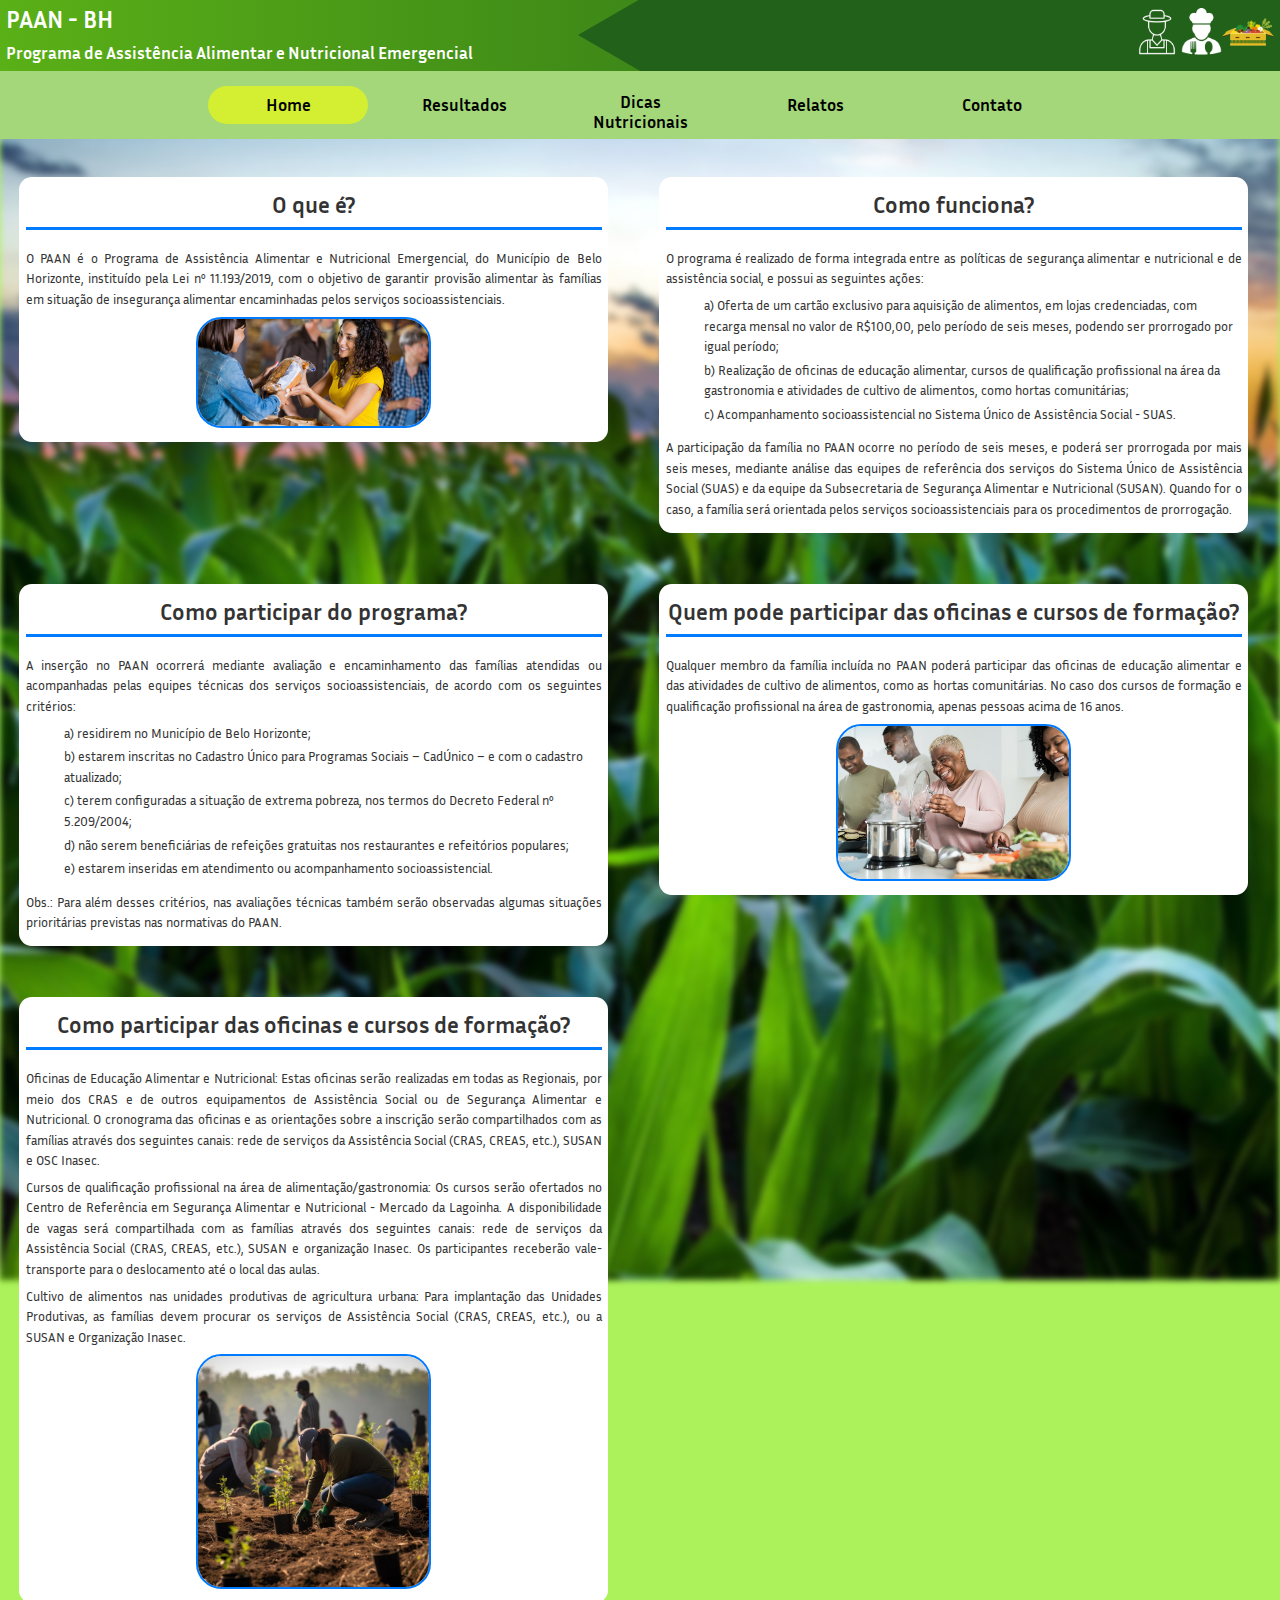
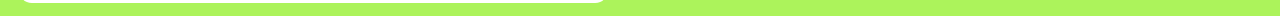
<file: index.html>
<!DOCTYPE html>
<html lang="pt-BR">
<head>
    <meta charset="UTF-8">
    <meta name="viewport" content="width=device-width, initial-scale=1.0">
    <title>Programa de Assistência Alimentar e Nutricional Emergencial</title>
    <link rel="stylesheet" href="css/style.css">
    <link rel="stylesheet" media="screen and (max-width: 768px)" href="css/mobile.css">
    <script src="js/navbarControl.js"></script>
    <style>
        body::before {
            background-image: url('img/sunlight-landscape-grass-sky-plants-field-844946-wallhere.com.jpg');
        }
    </style>
</head>
    <body>
        <header>
            <div class="title-container">
                <div class="title-rectangle title-rectangle1">
                    <h1>PAAN - BH</h1>
                    <h2>Programa de Assistência Alimentar e Nutricional Emergencial</h2>
                </div>
                <div class="title-triangle"></div>
                <div class="title-rectangle title-rectangle2">
                    <div class="logo-container">
                        <img class="farmer-logo" src="img/Farmer Logo.png">
                        <img class="chef-logo" src="img/Chef logo.png">
                        <img class="vegetables-logo" src="img/Vegetables logo.png">
                    </div>
                </div>  
            </div>
                
            <nav>
                <div class="button-container">
                    <button class="btn" style="background-color: #D4EF31;">Home</button>
                    <button class="btn" onclick="window.location.href='resultados.html'">Resultados</button>
                    <button onclick="window.location.href='dicas-nutricionais.html'" class="btn">Dicas Nutricionais</button>
                    <button class="btn" onclick="window.location.href='relatos.html'">Relatos</button>
                    <button class="btn" onclick="window.location.href='contato.html'">Contato</button>
                </div>
            </nav>

        </header>
        <div class="text-container">
            <div class="texts">
                <div class="text">
                    <h2>O que é?</h2>
                    <p>O PAAN é o Programa de Assistência Alimentar e Nutricional Emergencial, 
                                do Município de Belo Horizonte, instituído pela Lei nº 11.193/2019, com o objetivo de garantir provisão alimentar às famílias em situação de insegurança alimentar encaminhadas pelos serviços socioassistenciais.</p>
                    <img src="img/pessoa-ajuda.jpg">
                </div>
                <div class="text">
                    <h2>Como funciona?</h2>
                    <p>O programa é realizado de forma integrada entre as políticas de segurança alimentar e nutricional e de assistência social, e possui as seguintes ações:</p>
                    <ul>
                        <li>Oferta de um cartão exclusivo para aquisição de alimentos, em lojas credenciadas, com recarga mensal no valor de R$100,00, pelo período de seis meses, podendo ser prorrogado por igual período;</li>
                        <li>Realização de oficinas de educação alimentar, cursos de qualificação profissional na área da gastronomia e atividades de cultivo de alimentos, como hortas comunitárias;</li>
                        <li>Acompanhamento socioassistencial no Sistema Único de Assistência Social - SUAS.</li>
                    </ul>
                    <p>A participação da família no PAAN ocorre no período de seis meses,
                        e poderá ser prorrogada por mais seis meses, mediante análise das equipes de referência dos serviços do Sistema Único de Assistência Social (SUAS) e
                        da equipe da Subsecretaria de Segurança Alimentar e Nutricional (SUSAN). Quando for o caso, a família será orientada pelos serviços socioassistenciais para os procedimentos de prorrogação.</p>
                </div>
                <div class="text">
                    <h2>Como participar do programa?</h2>
                    <p>A inserção no PAAN ocorrerá mediante avaliação e encaminhamento das famílias atendidas ou acompanhadas pelas equipes técnicas dos serviços socioassistenciais, de acordo com os seguintes critérios:</p>
                    <ul>
                        <li>residirem no Município de Belo Horizonte;</li>
                        <li>estarem inscritas no Cadastro Único para Programas Sociais – CadÚnico – e com o cadastro atualizado;</li>
                        <li>terem configuradas a situação de extrema pobreza, nos termos do Decreto Federal nº 5.209/2004;</li>
                        <li>não serem beneficiárias de refeições gratuitas nos restaurantes e refeitórios populares;</li>
                        <li>estarem inseridas em atendimento ou acompanhamento socioassistencial.</li>
                    </ul>
                    <p>Obs.: Para além desses critérios, nas avaliações técnicas também serão observadas algumas situações prioritárias previstas nas normativas do PAAN.</p>
                </div>
                <div class="text">
                    <h2>Quem pode participar das oficinas e cursos de formação?</h2>
                    <p>Qualquer membro da família incluída no PAAN poderá participar das oficinas de educação alimentar e das atividades de cultivo de alimentos, como as hortas comunitárias.
                        No caso dos cursos de formação e qualificação profissional na área de gastronomia, apenas pessoas acima de 16 anos.</p>
                    <img src="img/pessoas-cozinhando.jpg">
                </div>

                <div class="text">
                    <h2>Como participar das oficinas e cursos de formação?</h2>
                    <p>Oficinas de Educação Alimentar e Nutricional:

                        Estas oficinas serão realizadas em todas as Regionais, por meio dos CRAS e de outros equipamentos de Assistência Social ou de Segurança Alimentar e Nutricional. O cronograma das oficinas e as orientações sobre a inscrição serão compartilhados com as famílias através dos seguintes canais: rede de serviços da Assistência Social (CRAS, CREAS, etc.), SUSAN e OSC Inasec.
                    </p>
                    <p>
                        Cursos de qualificação profissional na área de alimentação/gastronomia:
                                
                        Os cursos serão ofertados no Centro de Referência em Segurança Alimentar e Nutricional - Mercado da Lagoinha. A disponibilidade de vagas será compartilhada com as famílias através dos seguintes canais: rede de serviços da Assistência Social (CRAS, CREAS, etc.), SUSAN e organização Inasec. Os participantes receberão vale-transporte para o deslocamento até o local das aulas.
                    </p>
                    <p>
                        Cultivo de alimentos nas unidades produtivas de agricultura urbana:
                                
                        Para implantação das Unidades Produtivas, as famílias devem procurar os serviços de Assistência Social (CRAS, CREAS, etc.), ou a SUSAN e Organização Inasec.
                    </p>
                        <img src="img/pessoas-plantando.avif">
                </div>
            </div>
        </div>
    </body>
</html>
</file>
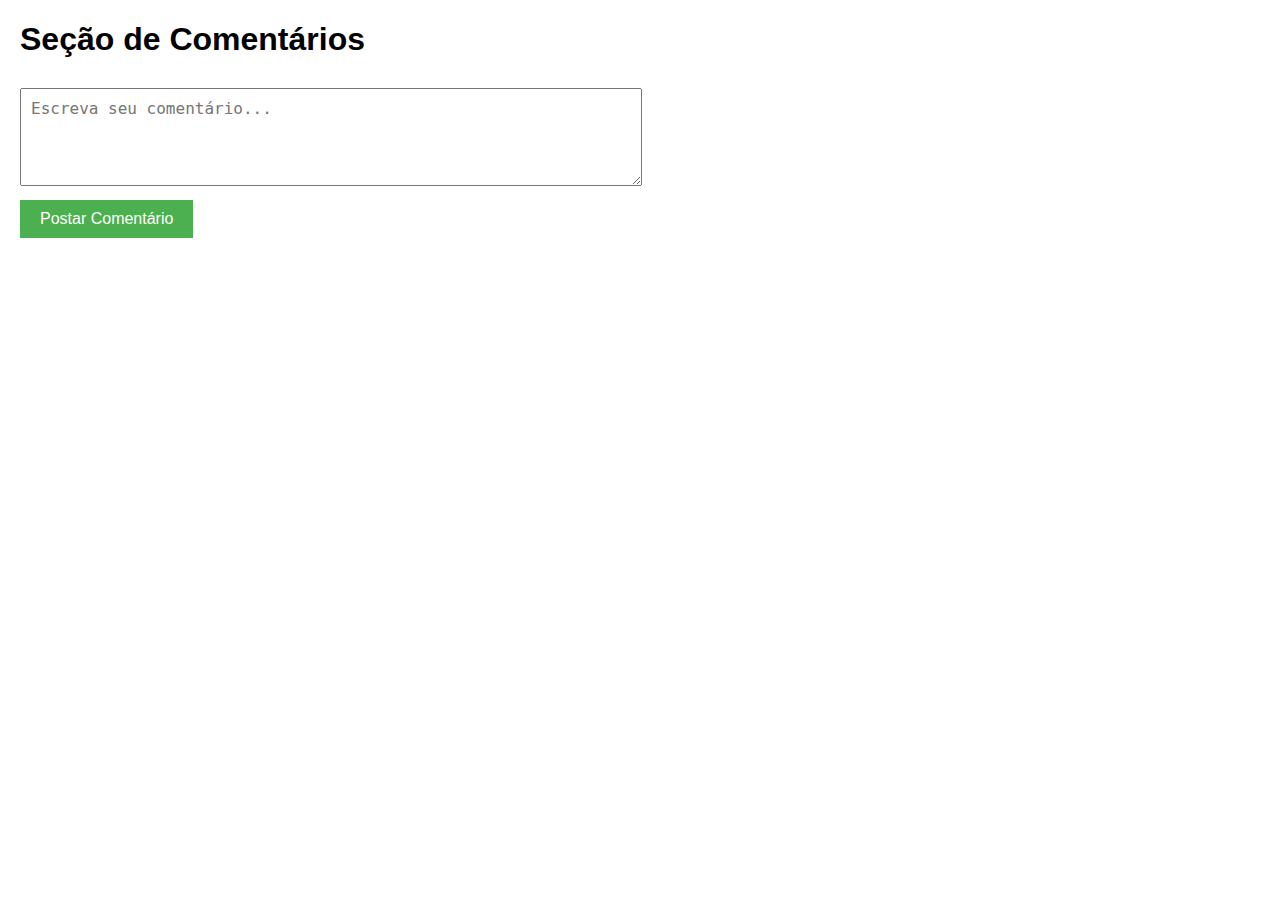
<file: comments.html>
<!DOCTYPE html>
<html lang="pt-BR">
<head>
    <meta charset="UTF-8">
    <meta name="viewport" content="width=device-width, initial-scale=1.0">
    <title>Seção de Comentários</title>
    <style>
        body {
            font-family: Arial, sans-serif;
            margin: 20px;
        }
        .comment-section {
            margin-top: 30px;
            width: 100%;
            max-width: 600px;
        }
        .comment-form textarea {
            width: 100%;
            padding: 10px;
            font-size: 16px;
            margin-bottom: 10px;
        }
        .comment-form button {
            padding: 10px 20px;
            font-size: 16px;
            background-color: #4CAF50;
            color: white;
            border: none;
            cursor: pointer;
        }
        .comment-form button:hover {
            background-color: #45a049;
        }
        .comments {
            margin-top: 20px;
        }
        .comment {
            text-align: left;
            border: 1px solid #ddd;
            margin-bottom: 10px;
            border-radius: 5px;
            background-color: #f9f9f9;
        }
    </style>
</head>
<body>

    <h1>Seção de Comentários</h1>
    
    <div class="comment-section">
        <div class="comment-form">
            <textarea id="commentInput" rows="4" placeholder="Escreva seu comentário..."></textarea>
            <button onclick="addComment()">Postar Comentário</button>
        </div>

        <div class="comments" id="comments">
            <!-- Comentários serão inseridos aqui -->
        </div>
    </div>

    <script>
        function addComment() {
            const commentInput = document.getElementById('commentInput');
            const commentText = commentInput.value.trim();

            if (commentText !== "") {
                const commentDiv = document.createElement('div');
                commentDiv.classList.add('comment');
                commentDiv.textContent = commentText;

                const commentsSection = document.getElementById('comments');
                commentsSection.appendChild(commentDiv);

                commentInput.value = ""; // Limpa a caixa de texto após postar
            } else {
                alert("Por favor, escreva um comentário antes de postar.");
            }
        }
    </script>

</body>
</html>
</file>
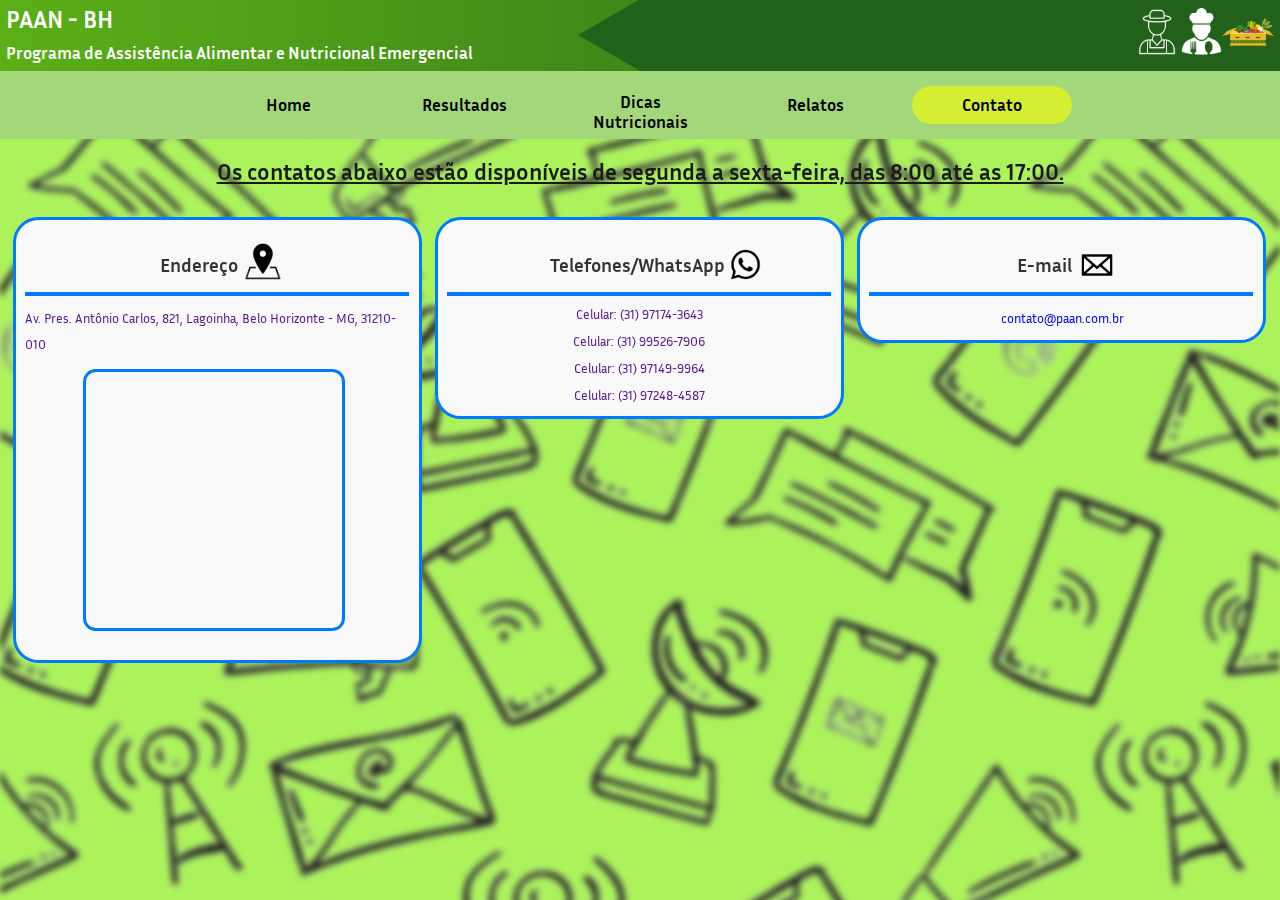
<file: contato.html>
<!DOCTYPE html>
<html lang="pt-BR">

<head>
    <meta charset="UTF-8">
    <meta name="viewport" content="width=device-width, initial-scale=1.0">
    <title>Programa de Assistência Alimentar e Nutricional Emergencial</title>
    <link rel="stylesheet" href="css/style.css">
    <link rel="stylesheet" media="screen and (max-width: 768px)" href="css/mobile.css">
    <script src="js/navbarControl.js"></script>
    <style>
        body::before {
            background-image: url('img/hand-drawn-communication.png');
        }
    </style>
</head>

    <body>
        <header>
            <div class="title-container">
                <div class="title-rectangle title-rectangle1">
                    <h1>PAAN - BH</h1>
                    <h2>Programa de Assistência Alimentar e Nutricional Emergencial</h2>
                </div>
                <div class="title-triangle"></div>
                <div class="title-rectangle title-rectangle2">
                    <div class="logo-container">
                        <img class="farmer-logo" src="img/Farmer Logo.png">
                        <img class="chef-logo" src="img/Chef logo.png">
                        <img class="vegetables-logo" src="img/Vegetables logo.png">
                    </div>
                </div>
            </div>

            <nav>
                <div class="button-container">
                    <button class="btn" onclick="window.location.href='index.html'">Home</button>
                    <button class="btn" onclick="window.location.href='resultados.html'">Resultados</button>
                    <button class="btn" onclick="window.location.href='dicas-nutricionais.html'">Dicas Nutricionais</button>
                    <button class="btn" onclick="window.location.href='relatos.html'">Relatos</button>
                    <button class="btn" style="background-color: #D4EF31;">Contato</button>
                </div>
            </nav>
        </header>


        <h1 class="title-message">Os contatos abaixo estão
            disponíveis de segunda a sexta-feira, das 8:00 até as 17:00.</h1>
        <div class="contact-container">
            <div class="contact">
                <h2 class="address-title">Endereço</h2>
                <img class="address-img" src="img/address-icon.png">
                <div class="rectangle"></div>
                <a class="address-link" onclick="window.open('https://www.google.com.br/maps/place/Av.+Pres.+Antônio+Carlos,+821+-+Lagoinha,+Belo+Horizonte+-+MG,+31210-010/@-19.9046465,-43.9477069,17z/data=!3m1!4b1!4m6!3m5!1s0xa690aa3c7c0897:0xbe387c7ef35e24df!8m2!3d-19.9046465!4d-43.9451266!16s%2Fg%2F11c1_bng7k?entry=ttu&g_ep=EgoyMDI0MDkwNC4wIKXMDSoASAFQAw%3D%3D&zoom=50', '_blank')"
                    href="">Av. Pres. Antônio Carlos, 821, Lagoinha, Belo Horizonte - MG, 31210-010</a>
                <div class="map-container">
                    <iframe
                        src="https://www.google.com/maps/embed?pb=!1m18!1m12!1m3!1d3751.4686500382663!2d-43.94770688844017!3d-19.90464648140084!2m3!1f0!2f0!3f0!3m2!1i1024!2i768!4f13.1!3m3!1m2!1s0xa690aa3c7c0897%3A0xbe387c7ef35e24df!2sAv.%20Pres.%20Ant%C3%B4nio%20Carlos%2C%20821%20-%20Lagoinha%2C%20Belo%20Horizonte%20-%20MG%2C%2031210-010!5e0!3m2!1spt-BR!2sbr!4v1725802700284!5m2!1spt-BR!2sbr"
                        allowfullscreen="" loading="lazy" referrerpolicy="no-referrer-when-downgrade">
                    </iframe>
                </div>
            </div>

            <div class="contact">
                <h2 class="phone-title">Telefones/WhatsApp</h2>
                <img class="phone-img" src="img/whatsapp-icon.png">
                <div class="rectangle"></div>
                <div class="phone-number-container">
                    <a class="phone-number" onclick="window.open('https://wa.me/5531971743643')" href="">Celular: (31)
                        97174-3643</a>
                    <a class="phone-number" onclick="window.open('https://wa.me/5531995267906')" href="">Celular: (31)
                        99526-7906</a>
                    <a class="phone-number" onclick="window.open('https://wa.me/5531971499964')" href="">Celular: (31)
                        97149-9964</a>
                    <a class="phone-number" onclick="window.open('https://wa.me/5531972484587')" href="">Celular: (31)
                        97248-4587</a>
                </div>
            </div>

            <div class="contact">
                <h2 class="email-title">E-mail</h2>
                <img class="email-img" src="img/email-icon.png">
                <div class="rectangle"></div>
                <a class="email-link" href="mailto:contato@paan.com.br">contato@paan.com.br</a>
            </div>
        </div>

        <div class="blank-space"></div>

    </body>

</html>
</file>
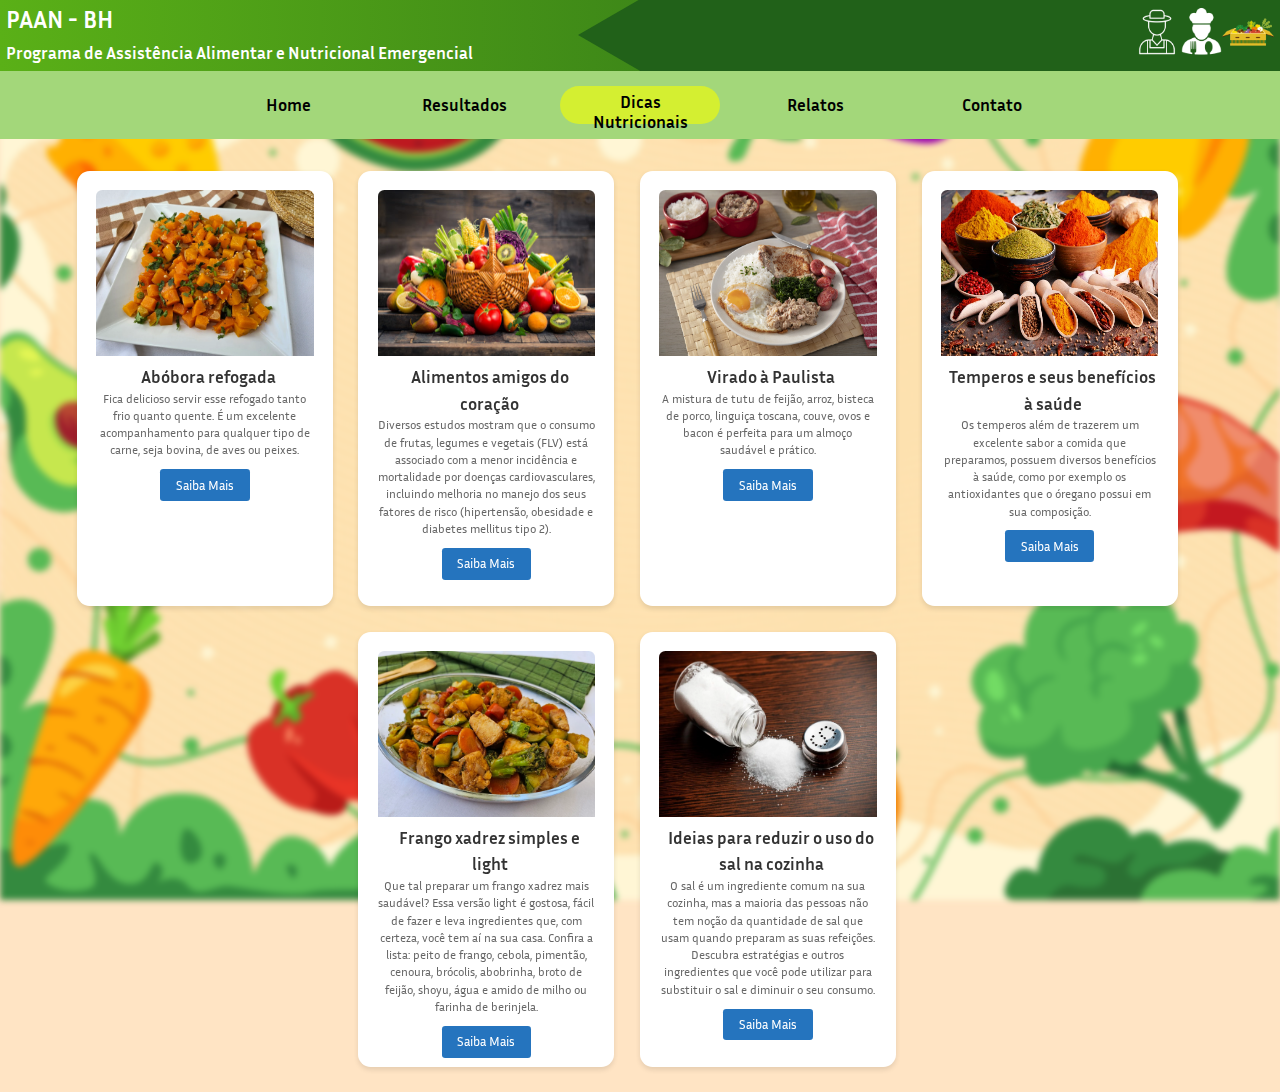
<file: dicas-nutricionais.html>
<!DOCTYPE html>
<html lang="pt-BR">
<head>
    <meta charset="UTF-8">
    <meta name="viewport" content="width=device-width, initial-scale=1.0">
    <title>Programa de Assistência Alimentar e Nutricional Emergencial</title>
    <link rel="stylesheet" href="css/style.css">
    <link rel="stylesheet" media="screen and (max-width: 768px)" href="css/mobile.css">
    <script src="js/navbarControl.js"></script>
    <style>
        body {
            background-color: bisque;
        }
        body::before {
            width: 100%;
            height: 100%;
            background-size: cover;
            background-image: url('img/fundo-alimentos.jpg');
        }
    </style>
</head>
    <body>
        <header>
            <div class="title-container">
                <div class="title-rectangle title-rectangle1">
                    <h1>PAAN - BH</h1>
                    <h2>Programa de Assistência Alimentar e Nutricional Emergencial</h2>
                </div>
                <div class="title-triangle"></div>
                <div class="title-rectangle title-rectangle2">
                    <div class="logo-container">
                        <img class="farmer-logo" src="img/Farmer Logo.png">
                        <img class="chef-logo" src="img/Chef logo.png">
                        <img class="vegetables-logo" src="img/Vegetables logo.png">
                    </div>
                </div>  
            </div>
                
            
            <nav>
                <div class="button-container"> 
                    <button class="btn" onclick="window.location.href='index.html'">Home</button>
                    <button class="btn" onclick="window.location.href='resultados.html'">Resultados</button>
                    <button class="btn" onclick="window.location.href='dicas-nutricionais.html'" style="background-color: #D4EF31;">Dicas Nutricionais</button>
                    <button class="btn" onclick="window.location.href='relatos.html'">Relatos</button>
                    <button class="btn" onclick="window.location.href='contato.html'">Contato</button>
                </div>
            </nav>
        </header>

        <div class="card-container">
            <div class="card">
                <img src="img/abobora-refogada-capa.webp" alt="Imagem de uma abóbora refogada cortada em cubos e servida em um prato branco quadrado">
                <h3>Abóbora refogada</h3>
                <p>Fica delicioso servir esse refogado tanto frio quanto quente. É um excelente acompanhamento para qualquer tipo de carne, seja bovina, de aves ou peixes.</p>
                <a onclick="window.open('https://www.receiteria.com.br/receita/abobora-refogada/', '_blank')" href="">Saiba Mais</a>
            </div>
        
            <div class="card">
                <img src="img/flv.jpg" alt="Imagem de diversos legumes e frutas, dentre eles tomate, cenoura, repolho roxo, kiwi, pimentão...">
                <h3>Alimentos amigos do coração</h3>
                <p>Diversos estudos mostram que o consumo de frutas, legumes e vegetais (FLV) está associado com a menor incidência e mortalidade por doenças cardiovasculares, incluindo melhoria no manejo dos seus fatores de risco (hipertensão, obesidade e diabetes mellitus tipo 2). </p>
                <a onclick="window.open('https://socesp.org.br/a-socesp/alimentos-amigos-do-coracao/', '_blank')" href="">Saiba Mais</a>
            </div>

            <div class="card">
                <img src="img/virado-a-paulista.webp" alt="Imagem de um prato redondo branco com arroz, tutu de feijão, ovo frito, linguiça frita e couve.">
                <h3>Virado à Paulista</h3>
                <p>A mistura de tutu de feijão, arroz, bisteca de porco, linguiça toscana, couve, ovos e bacon é perfeita para um almoço saudável e prático.</p>
                <a onclick="window.open('https://www.tudogostoso.com.br/receita/26749-virado-a-paulista.html', '_blank')" href="">Saiba Mais</a>
            </div>
        
            <div class="card">
                <img src="img/temperos-img.jpg" alt="Imagem de alguns temperos em cima de uma mesa, alguns estão em grande quantidade moídos em uma tigela e outros estão inteiros.">
                <h3>Temperos e seus benefícios à saúde</h3>
                <p>Os temperos além de trazerem um excelente sabor a comida que preparamos, possuem diversos benefícios à saúde, como por exemplo os antioxidantes que o óregano possui em sua composição.</p>
                <a onclick="window.open('https://www.ecycle.com.br/temperos/', '_blank')" href="">Saiba Mais</a>
            </div>

            <div class="card">
                <img src="img/frango-xadrez-simples-e-light.webp" alt="Imagem de uma tigela de vidro com frango xadrez, abobrinha, brócolis, cenoura, pimentão e cebola.">
                <h3>Frango xadrez simples e light</h3>
                <p>Que tal preparar um frango xadrez mais saudável? Essa versão light é gostosa, fácil de fazer e leva ingredientes que, com certeza, você tem aí na sua casa. Confira a lista: peito de frango, cebola, pimentão, cenoura, brócolis, abobrinha, broto de feijão, shoyu, água e amido de milho ou farinha de berinjela.</p>
                <a onclick="window.open('https://www.receiteria.com.br/receita/frango-xadrez-simples-e-light/', '_blank')" href="">Saiba Mais</a>
            </div>

            <div class="card">
                <img src="img/sal-imagem.webp" alt="Imagem de um saleiro derramando uma quantidade de sal em uma mesa.">
                <h3>Ideias para reduzir o uso do sal na cozinha</h3>
                <p>O sal é um ingrediente comum na sua cozinha, mas a maioria das pessoas não tem noção da quantidade de sal que usam quando preparam as suas refeições. Descubra estratégias e outros ingredientes que você pode utilizar para substituir o sal e diminuir o seu consumo.</p>
                <a onclick="window.open('https://missao.continente.pt/blog/artigos/substitutos-do-sal-ideias-para-reduzir-o-consumo-em-casa/#:~:text=Especiarias%20com%20um%20sabor%20natural,de%20sal%20em%20qualquer%20prato.&text=Tenha%20em%20atenção%20aos%20rótulos,com%20pouca%20adição%20do%20mesmo.')" href="">Saiba Mais</a>
            </div>
        </div>
    </body>
</html>
</file>
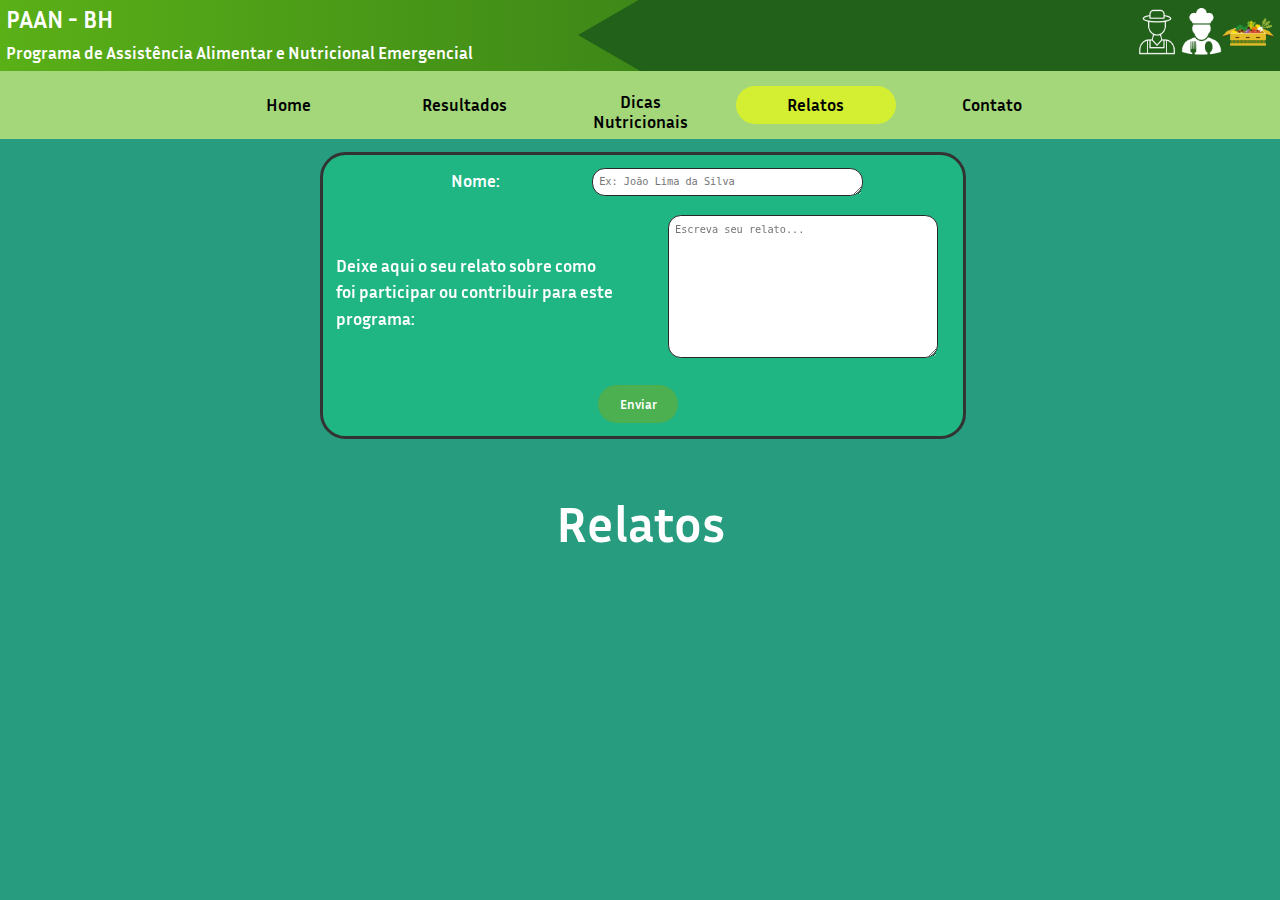
<file: relatos.html>
<!DOCTYPE html>
<html lang="pt-BR">
<head>
    <meta charset="UTF-8">
    <meta name="viewport" content="width=device-width, initial-scale=1.0">
    <title>Programa de Assistência Alimentar e Nutricional Emergencial</title>
    <link rel="stylesheet" href="css/style.css">
    <link rel="stylesheet" media="screen and (max-width: 768px)" href="css/mobile.css">
    <script src="js/navbarControl.js"></script>
    <script src="js/relatos.js"></script>
    <style>
        body {
            background-color: #289c7f;
        }
    </style>
</head>
<body>
    <header>
        <div class="title-container">
            <div class="title-rectangle title-rectangle1">
                <h1>PAAN - BH</h1>
                <h2>Programa de Assistência Alimentar e Nutricional Emergencial</h2>
            </div>
            <div class="title-triangle"></div>
            <div class="title-rectangle title-rectangle2">
                <div class="logo-container">
                    <img class="farmer-logo" src="img/Farmer Logo.png">
                    <img class="chef-logo" src="img/Chef logo.png">
                    <img class="vegetables-logo" src="img/Vegetables logo.png">
                </div>
            </div>  
        </div>
            
        
        <nav>
            <div class="button-container"> 
                <button class="btn" onclick="window.location.href='index.html'">Home</button>
                <button class="btn" onclick="window.location.href='resultados.html'">Resultados</button>
                <button class="btn" onclick="window.location.href='dicas-nutricionais.html'" >Dicas Nutricionais</button>
                <button class="btn" onclick="window.location.href='relatos.html'" style="background-color: #D4EF31;">Relatos</button>
                <button class="btn" onclick="window.location.href='contato.html'">Contato</button>
            </div>
        </nav>
    </header>
    <div class="comment-section">
        <div class="form-area">
            <div class="name-form">
                <h2>Nome:</h2>
                <textarea class="name-type-space" id="nameInput" rows="1" placeholder="Ex: João Lima da Silva"></textarea>
            </div>
            <div class="comment-form">
                <h2>Deixe aqui o seu relato sobre como foi participar ou contribuir para este programa:</h2>
                <textarea class="comment-type-space" id="commentInput" rows="4" placeholder="Escreva seu relato..."></textarea>
            </div>
            <button class="btn" onclick="addComment()">Enviar</button>
        </div>
        <h2 style="color: white; font-size: 4vw; text-align: center;">Relatos</h2>
        <div class="comments" id="comments"></div>
    </div>
</body>
</html>
</file>
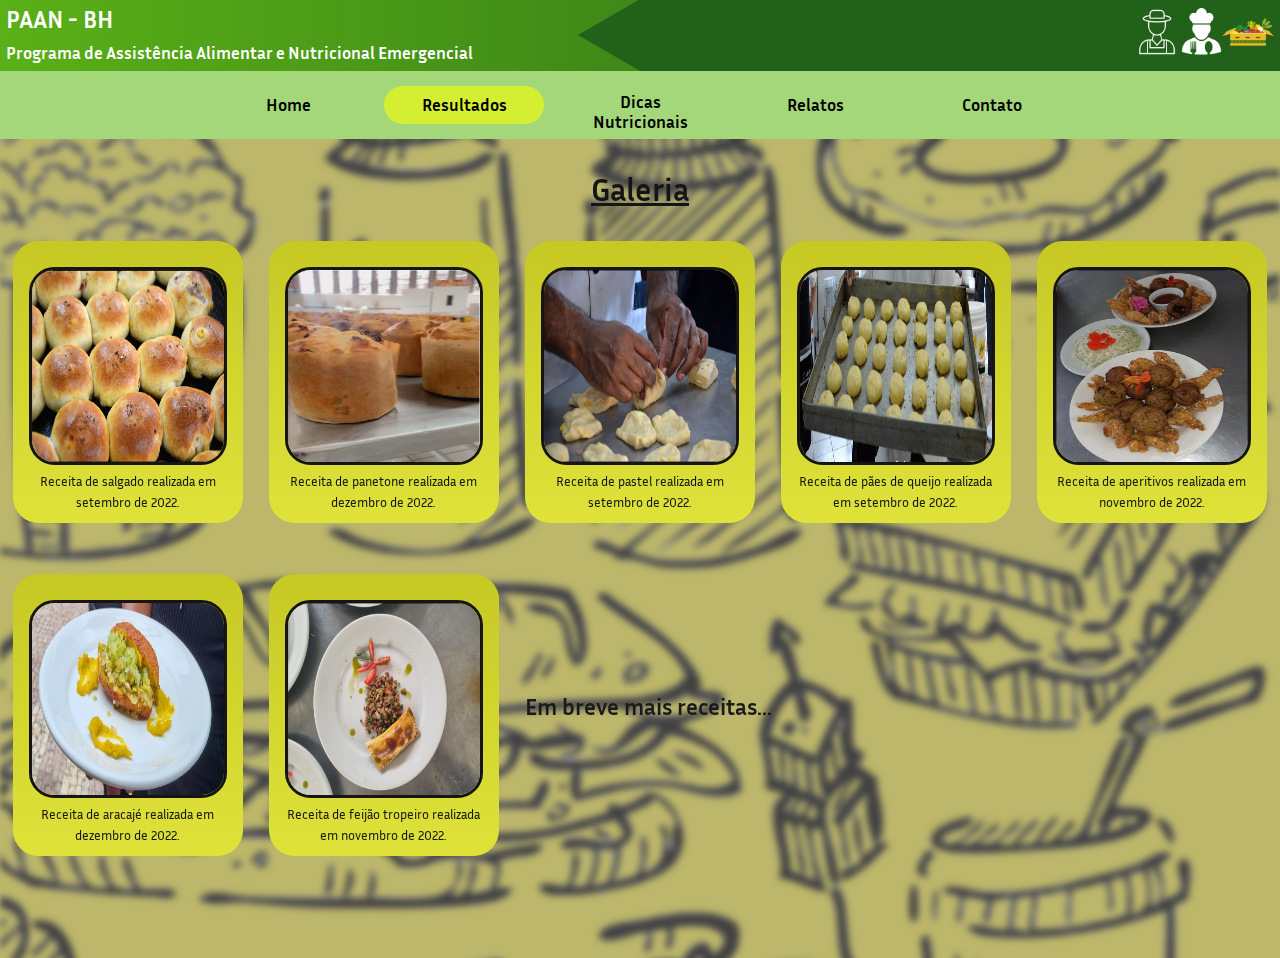
<file: resultados.html>
<!DOCTYPE html>
<html lang="pt-BR">
<head>
    <meta charset="UTF-8">
    <meta name="viewport" content="width=device-width, initial-scale=1.0">
    <title>Programa de Assistência Alimentar e Nutricional Emergencial</title>
    <link rel="stylesheet" href="css/style.css">
    <link rel="stylesheet" media="screen and (max-width: 768px)" href="css/mobile.css">
    <script src="js/navbarControl.js"></script>
    <style>
        body {
            background-color: darkkhaki;
        }
        body::before {
            background-image: url('img/vecteezy_hand-drawn-junk-food-doodle-set_23877153-Photoroom.png');
        }
    </style>
</head>
    <body>
        <header>
            <div class="title-container">
                <div class="title-rectangle title-rectangle1">
                    <h1>PAAN - BH</h1>
                    <h2>Programa de Assistência Alimentar e Nutricional Emergencial</h2>
                </div>
                <div class="title-triangle"></div>
                <div class="title-rectangle title-rectangle2">
                    <div class="logo-container">
                        <img class="farmer-logo" src="img/Farmer Logo.png">
                        <img class="chef-logo" src="img/Chef logo.png">
                        <img class="vegetables-logo" src="img/Vegetables logo.png">
                    </div>
                </div>  
            </div>
                
            <nav>
                <div class="button-container">
                    <button class="btn" onclick="window.location.href='index.html'">Home</button>
                    <button class="btn" style="background-color: #D4EF31;">Resultados</button>
                    <button onclick="window.location.href='dicas-nutricionais.html'" class="btn">Dicas Nutricionais</button>
                    <button class="btn" onclick="window.location.href='relatos.html'">Relatos</button>
                    <button class="btn" onclick="window.location.href='contato.html'">Contato</button>
                </div>
            </nav>

        </header>
        <h1 class="result-title">Galeria</h1>
        <div class="results-container">
            <div class="result">
                <img src="img/salgados.png">
                <p>Receita de salgado realizada em setembro de 2022.</p>
            </div>
            <div class="result">
                <img src="img/panetones.png">
                <p>Receita de panetone realizada em dezembro de 2022.</p>
            </div>
            <div class="result">
                <img src="img/pastel2.png">
                <p>Receita de pastel realizada em setembro de 2022.</p>
            </div>
            <div class="result">
                <img src="img/paes-de-queijo.png">
                <p>Receita de pães de queijo realizada em setembro de 2022.</p>
            </div>
            <div class="result">
                <img src="img/aperitivos.png">
                <p>Receita de aperitivos realizada em novembro de 2022.</p>
            </div>
            <div class="result">
                <img src="img/acaraje.png">
                <p>Receita de aracajé realizada em dezembro de 2022.</p>
            </div>
            <div class="result">
                <img src="img/tropeiro.png">
                <p>Receita de feijão tropeiro realizada em novembro de 2022.</p>
            </div>
            <h2>Em breve mais receitas...</h2>
        </div>
        
    </body>
</html>
</file>
<file: css/style.css>
@import url("https://fonts.googleapis.com/css2?family=Inria+Sans:wght@400;700&display=swap");
header {
    margin: 0vw;
    padding: 0vw;
    background-color: #3E8818;
}
.title-container {
    display: flex;
    justify-content: space-around;
    align-items: start;
    overflow: hidden;
}
.title-rectangle {
    width: 50vw;
    height: 5.55vw;
}
.title-rectangle1 {
    background: linear-gradient(to right, #5AB017, #3E8818);
}
.title-rectangle2 {
    background-color: #216119;
}
.title-rectangle1 h1 {
    font-size: 1.9vw;
    margin: 0vw 0vw 0vw 0vw;         /* Remove margem superior e define margem inferior */
    text-align: left;          /* Alinha o texto à esquerda */
    color: #FFFFFF;
    padding: 0 0.5vw 0 0.5vw;
}
.title-rectangle1 h2 {
    font-size: 1.35vw;
    margin: 0vw 0vw 0vw 0vw;         /* Remove margem superior e define margem inferior */
    text-align: left;          /* Alinha o texto à esquerda */
    color: #FFFFFF;
    padding: 0vw 0.5vw 0vw 0.5vw;
}
.title-triangle {
    position: absolute;
    top: -0.19vw;
    left: 45.15vw;
    width: 0vw;
    height: 0vw;
    border-right: 5vw solid #216119;
    border-bottom: 2.9vw solid transparent;
    border-top: 2.9vw solid transparent;
    background: linear-gradient(to right, #3E8818, #216119);
}
/* Container das logos e configurações das imagens */
.logo-container {
    display: flex;
    justify-content: end;
    margin: 0.5vw;
}
.logo-container img {
    height: 4vw;
}
.logo-container .farmer-logo {
    width: 3.8vw;
}
.logo-container .chef-logo {
    width: 3.2vw;
}
.logo-container .vegetables-logo {
    width: 4vw;
}
/* Configurações do corpo da imagem e do plano de fundo no pseudo elemento */
body {
    width: 100vw;
    font-family: "Inria Sans";
    background-color: #acf35b;
    margin: 0;
    padding: 0;
    color: #333;
    line-height: 1.6;
    position: relative;
}
body::before {
    content: '';
    position: fixed;
    top: 0;
    left: 0;
    width: 100vw;
    height: 100vw;
    background-size: cover;
    background-position: center;
    filter: blur(0.25vw);
    z-index: -1;
}

h1 {
    text-align: center;
}
.btn {
    width: 12.5%;
    height: 3vw;
    font-size: 1.3vw;
    font-family: "Inria Sans";
    font-weight: bold;
    text-align: center;
    border: none;
    background-color: #2574be;
    padding: 0.5vw 1vw;
    margin: 1vw 0.5vw;
    border-radius: 5vw;
}
.btn:hover {
    background-color: #2da0e2;
    cursor: pointer;
}
.button-container {
    display: flex;
    position: relative;
    top: 0vw;
    width: 100vw;
    height: 5.3vw;
    gap: 0.25vw;
    background-color: rgba(163, 215, 122, 1);
    justify-content: center;
    align-items: center;
    z-index: 1;
    transition: top 0.2s ease-in-out;
}
.button-container .btn {
    background-color: transparent;
}
.button-container .btn:hover {
    background-color: #D4EF31;
    cursor: pointer;
}

.image-container .title-rectangle {
    margin-top: 1vw;
    position: absolute;
    top: 0.5vw;
    left: 44.5vw;
    width: 10vw;
    height: 5vw;
    background-color: #c6c924;
    border-radius: 2vw;
}

.image-container h1 {
    position: relative;
    top: -0.5vw;
    font-size: 2vw;
    text-decoration: underline;
    color: #292626;
}

.text-container {
    position: relative;
    top: 0vw;
    left: 0vw;
    width: 98vw;
    margin-top: 2vw;
    margin-left: 0.5vw;
    margin-right: 1vw;
}

.texts {
    display: flex;
    flex-wrap: wrap;
    gap: 2vw;
}

.text {
    position: relative;
    width: 45vw;
    height: fit-content;
    background-color: rgb(255, 255, 255);
    padding: 0.5vw;
    margin: 1vw;
    text-align: center;
    border-radius: 1vw;
}

.text img {
    width: 40%;
    height: 40%;
    border-radius: 2vw;
    border: 0.20vw solid #007BFF;
}

.text h2 {
    font-size: 1.8vw;
    color: #333;
    border-bottom: 0.25vw solid #007BFF;
    padding-bottom: 0.25vw;
    margin-top: 0.25vw;
}
.text p {
    font-size: 1vw;
    margin: 0.5vw 0;
    text-align: justify;
}
.text ul {
    padding-left: 2vw;
    margin: 0.5vw 0 1vw 1vw;
}
.text li {
    list-style-type: none;
    counter-increment: item;
    font-size: 1vw;
    text-align: left;
    margin: 0.25vw 0;
}
.text li::before {
    content: counter(item, lower-alpha) ") ";
}

/* Estilo do container de cards */
.card-container {
    position: relative;
    top: 2.5vw;
    width: 98vw;
    display: flex;
    flex-wrap: wrap;
    gap: 2vw;
    justify-content: center;
    padding-bottom: 2vw;
}

/* Estilo de um card individual */
.card {
    background-color: #fff;
    border-radius: 1vw;
    box-shadow: 0 0.2vw 0.4vw rgba(0, 0, 0, 0.1);
    width: 17vw;
    height: 31vw;
    padding: 1.5vw;
    text-align: center;
    position: relative;
}

.card img {
    width: 17vw;
    height: 13vw;
    border-radius: 0.5vw 0.5vw 0 0;
}

.card h3 {
    margin: 0 0 0 0.5vw;
    font-size: 1.3vw;
    color: #333;
}

.card p {
    margin: 0;
    color: #666;
    font-size: 0.9vw;
    line-height: 1.5;
}

.card a {
    display: inline-block;
    font-size: 1vw;
    width: 5vw;
    height: 1.5vw;
    margin-top: 0.75vw;
    padding: 0.5vw 1vw;
    text-decoration: none;
    color: #fff;
    background-color: #2574be;
    border-radius: 0.25vw;
    transition: background-color 0.3s;
}

.card a:hover {
    background-color: #2da0e2;
}

.comment-section {
    position: relative;
    top: 0vw;
    margin-top: 1vw;
    width: 100vw;
}

.comment-section .form-area {
    position: relative;
    background-color: #20b684;
    width: 50vw;
    left: 25vw;
    height: 22vw;
    border-radius: 2vw;
    border: 0.25vw solid #333;
}

.name-form {
    right: 20vw;
    width: 50vw;
    display: grid;
    grid-template-columns: repeat(4, 10vw);
    align-items: center;
}
.name-form h2 {
    grid-column-start: 2;
    font-size: 1.3vw;
    color: #FFFFFF;
}
.name-form .name-type-space{
    grid-column-start: 3;
    margin-top: 0.5vw;
    min-width: 20vw;
    max-width: 20vw;
    min-height: 1vw;
    max-height: 1vw;
    padding: 0.5vw;
    font-size: 0.8vw;
    margin-left: 1vw;
    margin-bottom: 0.5vw;
    border-radius: 1vw;
    border: 0.15vw solid #292626;
}
.comment-form {
    display: grid;
    grid-template-columns: repeat(2, 25vw);
    justify-items: center;
    align-items: center;
}
.comment-form h2 {
    grid-column-start: 1;
    padding-left: 1vw;
    padding-right: 1vw;
    margin-top: 2vw;
    margin-right: 1vw;
    font-size: 1.3vw;
    color: #FFFFFF;
}
.comment-form .comment-type-space {
    position: relative;
    top: 0vw;
    grid-column-start: 2;
    min-width: 20vw;
    max-width: 20vw;
    min-height: 10vw;
    max-height: 10vw;
    padding: 0.5vw;
    font-size: 0.8vw;
    margin-top: 0.5vw;
    margin-bottom: 0.5vw;
    border-radius: 1vw;
    border: 0.15vw solid #292626;
}
.form-area button {
    position: absolute;
    top: 17vw;
    left: 21vw;
    justify-items: center;
    padding: 0.5vw 1vw;
    font-size: 1vw;
    background-color: #4CAF50;
    color: white;
    border: none;
    cursor: pointer;
}
.comment-form button:hover {
    background-color: #45a049;
}
.comments {
    display: grid;
    margin-right: 3vw;
    margin-left: 3vw;
    grid-template-columns: repeat(4, 20vw);
    grid-template-rows: repeat(3, auto);
    gap: 2vw;
    margin-top: 1vw;
    margin-bottom: 2vw;
    padding-bottom: 2vw;
    text-align: left;
}
.comment {
    display: inline-block;
    height: fit-content;
    width: 20vw;
    padding: 0vw 0.5vw 0.5vw 0.5vw;
    border: 0.1vw solid #ddd;
    margin-bottom: 0.25vw;
    border-radius: 0.25vw;
    background-color: #f9f9f9;
    justify-items: start;
}

.comment .text {
    display: grid;
    grid-template-columns: 20vw;
    grid-template-rows: repeat(3, auto);
    top: 0vw;
    left: 0vw;
    background-color: transparent;
    width: 18vw;
    padding: 0vw 0vw 0vw 0vw;
    margin: 0vw;
}

.comment .p-name {
    grid-row-start: 1;
    grid-row-end: 1;
    word-wrap: break-word;
    max-width: fit-content;
    font-size: 1vw;
    font-weight: bold;
    padding: 0vw 0vw 0vw 0vw;
}

.comment .p-comment {
    grid-row-start: 2;
    grid-row-end: 2;
    word-wrap: break-word;
    max-width: fit-content;
    font-size: 1vw;
    padding: 0vw;
}

.comment i {
    font-size: 0.75vw;
    color: #333;
    padding: 0vw 0vw 0.25vw 0vw;
}

.title-message {
    color: #191a19; 
    font-size: 1.8vw;
    text-decoration: underline;
}

.contact-container {
    position: relative;
    top: 0vw;
    display: flex;
    flex-wrap: wrap;
    margin-top: 2vw;
    margin-left: 1vw;
    margin-right: 1vw;
    margin-bottom: 1vw;
    gap: 1vw;
    justify-items: center;
}

.blank-space {
    height: 3vw;
}

.contact {
    position: relative;
    background-color: #f9f9f9;
    border-radius: 2vw;
    border: 0.25vw solid #007BFF;
    width: 30vw;
    height: fit-content;
    padding: 0.75vw;
    margin-bottom: 2vw;
}

.contact h2 {
    font-size: 1.5vw;
    position: relative;
    display: inline-block;
    padding-bottom: 1vw;
    padding-right: 0.5vw;
    bottom: 0.65vw;
    margin: 0vw;
}

.contact .address-title {
    left: 10.5vw;
}

.contact .phone-title {
    left: 8vw;
}

.contact .email-title {
    left: 11.5vw;
}

.contact .rectangle {
    position: relative;
    bottom: 0.75vw;
    background-color: #007BFF;
    justify-content: center;
    padding: 0vw;
    margin: 0vw;
    width: 30vw;
    height: 0.25vw;
}

.contact a {
    padding: 0vw;
    margin: 0vw;
    text-align: center;
    width: fit-content;
    height: fit-content;
    font-size: 1vw;
    position: relative;
    text-decoration: none;
}

.contact .email-link {
    left: 10.3vw;
}

.contact a:hover{
    text-decoration: underline;
}

.contact .phone-number-container {
    position: relative;
    left: 0vw;
    top: 0vw;
    display: flex;
    gap: 0.5vw;
    flex-direction: column;
    align-items: center;
}

.phone-number-container .phone-number {
    position: relative;
}

.contact p {
    padding-top: 1vw;
    padding-bottom: 1vw;
    text-decoration: none;
}

.contact p:hover {
    text-decoration: underline;
}

.contact img {
    display: inline-block;
    position: relative;
    top: 0vw;
    padding-top: 1vw;
    padding-left: 0.25vw;
    margin: 0vw;
    width: auto;
    height: 3vw;
}

.contact .address-img {
    left: 10vw;
}

.contact .phone-img {
    left: 6vw;
    top: 0.25vw;
}

.contact .email-img {
    left: 11vw;
    top: 0.3vw;
}

.contact .map-container {
    position: relative;
    left: 4.5vw;
    width: 20vw;
    height: 20vw;
    padding-bottom: 2vw;
    padding-top: 1vw;
}

.contact .map-container iframe {
    width: 20vw;
    height: 20vw;
    border-radius: 1vw;
    border: 0.25vw solid #007BFF;
}

.result-title {
    font-size: 2.5vw;
    color: #161515; 
    text-align: center; 
    margin: 2vw 0vw 0vw 0vw; 
    text-decoration: underline;
}

.results-container {
    position: relative;
    top: 0vw;
    left: 1vw;
    width: 98vw;
    height: 50vw;
    display: flex;
    flex-wrap: wrap;
    padding-top: 2vw;
    gap: 2vw;
    justify-items: center;
    margin-bottom: 2vw;
}

.results-container h2 {
    position: relative;
    color: #191a19; 
    font-size: 1.8vw;
    top: 7.5vw;
}

.result {
    position: relative;
    height: 20vw;
    width: 16vw;
    padding: 1vw;
    border-radius: 2vw;
    background: linear-gradient(to top, rgb(223, 226, 57), #c6c924);
}

.result p {
    color: #161515;
    position: relative;
    font-size: 1vw;
    text-align: center;
    margin: 0vw;
}

.result img {
    width: 15vw;
    height: 15vw;
    padding: 0vw;
    margin: 1vw 0vw 0vw 0.3vw;
    border-radius: 2vw;
    border: 0.25vw solid #161515;
}
</file>
<file: css/mobile.css>
body::before {
    filter: blur(0.45vw);
}
.title-rectangle {
    width: 65vw;
    height: 11.2vw;
}
.title-rectangle1 h1 {
    font-size: 3vw;
}
.title-rectangle1 h2 {
    height: fit-content;
    font-size: 1.8vw;
    margin: 0vw 1.5vw 0.5vw 0.5vw;
    padding: 0vw 0vw 2vw 0vw;
}
.title-triangle {
    position: relative;
    top: 0vw;
    left: 0.28vw;
    border-right: 8vw solid #216119;
    border-bottom: 5.80vw solid transparent;
    border-top: 5.80vw solid transparent;
}
.logo-container {
    position: absolute;
    left: 78vw;
    top: 1.3vw;
}
.logo-container img {
    height: 8vw;
}
.logo-container .farmer-logo {
    width: 6.5vw;
}
.logo-container .chef-logo {
    width: 6.5vw;
}
.logo-container .vegetables-logo {
    width: 6.5vw;
}
.button-container {
    height: 6.3vw;
}
.btn {
    width: 17.5%;
    height: 4vw;
    font-size: 1.8vw;
}

body::before {
    background-repeat: repeat;
    width: 100%;
    height: 100%;
}

.text-container {
    position: relative;
    top: 0vw;
    margin-left: 1vw;
}

.texts {
    flex-direction: column;
    align-items: center;
}

.text {
    width: 85vw;
}

.text h2 {
    font-size: 4vw;
    border-bottom: 0.75vw solid #007BFF;
}

.text p {
    padding-left: 1vw;
    padding-right: 1vw;
    font-size: 3.3vw;
}

.text li {
    font-size: 3.3vw;
}

.text img {
    width: 60%;
    height: 60%;
    border-radius: 2vw;
    border: 0.75vw solid #007BFF;
}

.result-title {
    font-size: 8vw;
}

.results-container {
    width: 55vw;
    height: 98vw;
    flex-direction: row;
    align-items: center;
    left: 23.3vw;
}

.results-container h2 {
    font-size: 5vw;
    top: 0vw;
    left: 0vw;
    padding-bottom: 5vw;
}

.result {
    align-items: center;
    height: 55vw;
    width: 50vw;
    padding: 1vw;
    background: linear-gradient(to top, rgb(223, 226, 57), #c6c924);
}

.result p {
    font-size: 3.5vw;
    text-align: center;
    justify-content: center;
    margin: 0vw;
}

.result img {
    width: 40vw;
    height: 40vw;
    margin: 1vw 0vw 0vw 4.7vw;
}

.card-container {
    width: 95vw;
    flex-direction: row;
    align-items: center;
    margin: 0vw 2vw 0vw 2vw;
}

.card {
    box-shadow: 0 0.4vw 0.6vw rgba(0, 0, 0, 0.1);
    width: 50vw;
    height: fit-content;
}

.card img {
    width: 40vw;
    height: 33vw;
    padding-top: 1vw;
    border-radius: 1vw 1vw 0 0;
}

.card h3 {
    text-align: center;
    font-size: 4vw;
}

.card p {
    margin: 0;
    color: #666;
    font-size: 3vw;
    line-height: 1.5;
}

.card a {
    font-size: 3vw;
    width: 15vw;
    height: 5vw;
    margin-top: 1.5vw;
}

.comment-section {
    position: relative;
    top: 0vw;
    margin-top: 2vw;
    width: 100vw;
}

.comment-section .form-area {
    width: 85vw;
    left: 7vw;
    height: 60vw;
    border: 0.65vw solid #333;
}

.name-form {
    position: relative;
    left: 10vw;
    width: 50vw;
}
.name-form h2 {
    font-size: 4vw;
}
.name-form .name-type-space{
    min-width: 40vw;
    max-width: 40vw;
    min-height: 4vw;
    max-height: 4vw;
    font-size: 3vw;
    margin-left: 6.5vw;
}
.comment-form {
    position: relative;
    left: 3vw;
    grid-template-columns: repeat(2, 35vw);
}
.comment-form h2 {
    font-size: 4vw;
}
.comment-form .comment-type-space {
    left: 5vw;
    min-width: 40vw;
    max-width: 40vw;
    min-height: 20vw;
    max-height: 20vw;
    font-size: 3vw;
    margin-left: 1vw;
    border: 0.5vw solid #292626;
}
.form-area button {
    position: relative;
    top: 0vw;
    left: 32vw;
    height: 5vw;
    width: 20vw;
    font-size: 3vw;
}
.comments {
    display: grid;
    grid-template-columns: repeat(2, 45vw);
    gap: 3vw;
}

.comment {
    width: 44vw;
}

.comment .text {
    position: relative;
    grid-template-columns: 44vw;
    top: 0vw;
    left: 0vw;
}

.comment .p-name {
    font-size: 3vw;
}

.comment .p-comment {
    font-size: 3vw;
}

.comment i {
    font-size: 2vw;
}

.title-message {
    font-size: 4vw;
    margin-left: 2vw;
    margin-right: 2vw;
}

.contact-container {
    flex-direction: column;
    align-items: center;
}

.blank-space {
    height: 0vw;
}

.contact {
    border-radius: 2vw;
    border: 0.65vw solid #007BFF;
    width: 55vw;
    padding: 1.5vw;
    margin-bottom: 2vw;
}

.contact h2 {
    font-size: 4vw;
    bottom: 1.5vw;
}

.contact .address-title {
    left: 16.5vw;
}

.contact .phone-title {
    left: 8vw;
}

.contact .email-title {
    left: 18.5vw;
}

.contact .rectangle {
    bottom: 0.75vw;
    width: 55vw;
    height: 0.5vw;
}

.contact a {
    font-size: 3vw;
}

.contact .email-link {
    left: 13.5vw;
}

.contact a:hover{
    text-decoration: underline;
}

.contact img {
    top: 0vw;
    width: auto;
    height: 7vw;
}

.contact .address-img {
    left: 16vw;
}

.contact .phone-img {
    left: 4.5vw;
    top: 0.5vw;
}

.contact .email-img {
    left: 18vw;
    top: 0.55vw;
}

.contact .map-container {
    left: 7vw;
    width: 40vw;
    height: 40vw;
}

.contact .map-container iframe {
    width: 40vw;
    height: 40vw;
    border: 0.65vw solid #007BFF;
}
</file>
